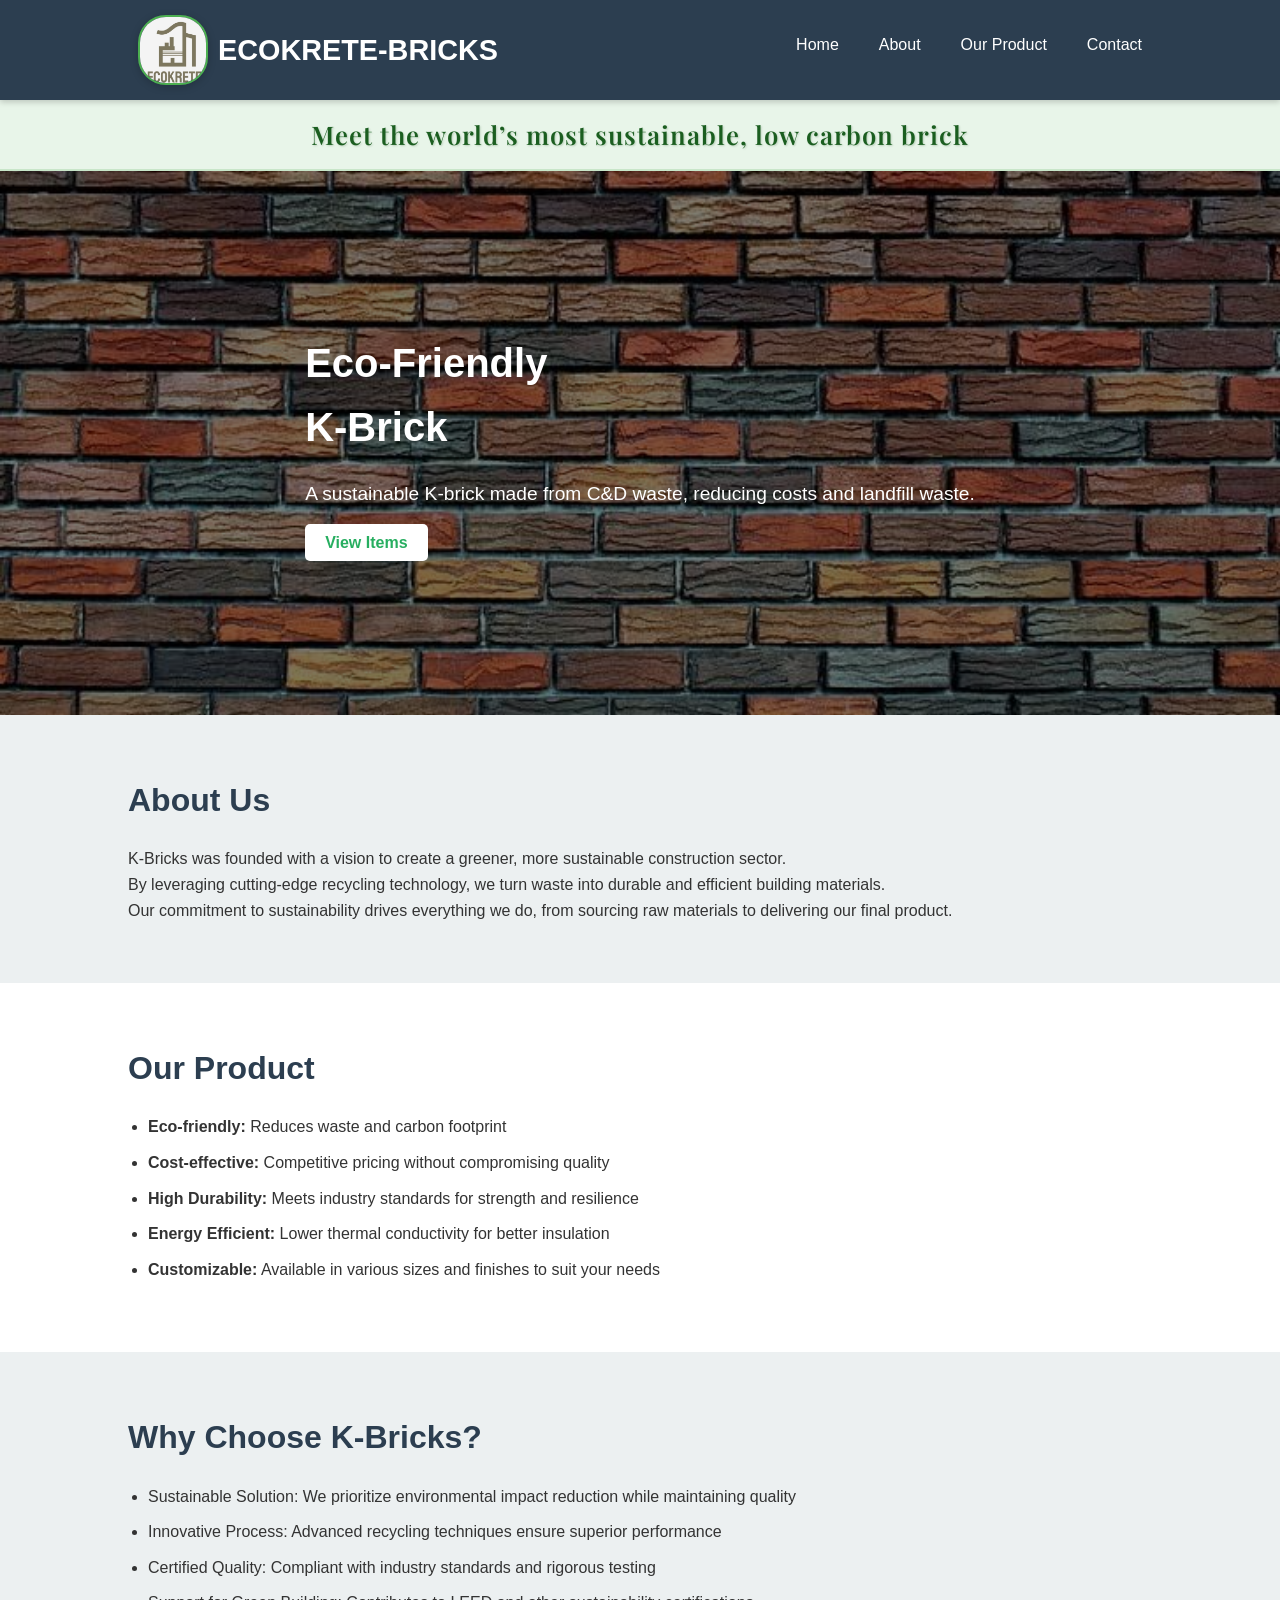
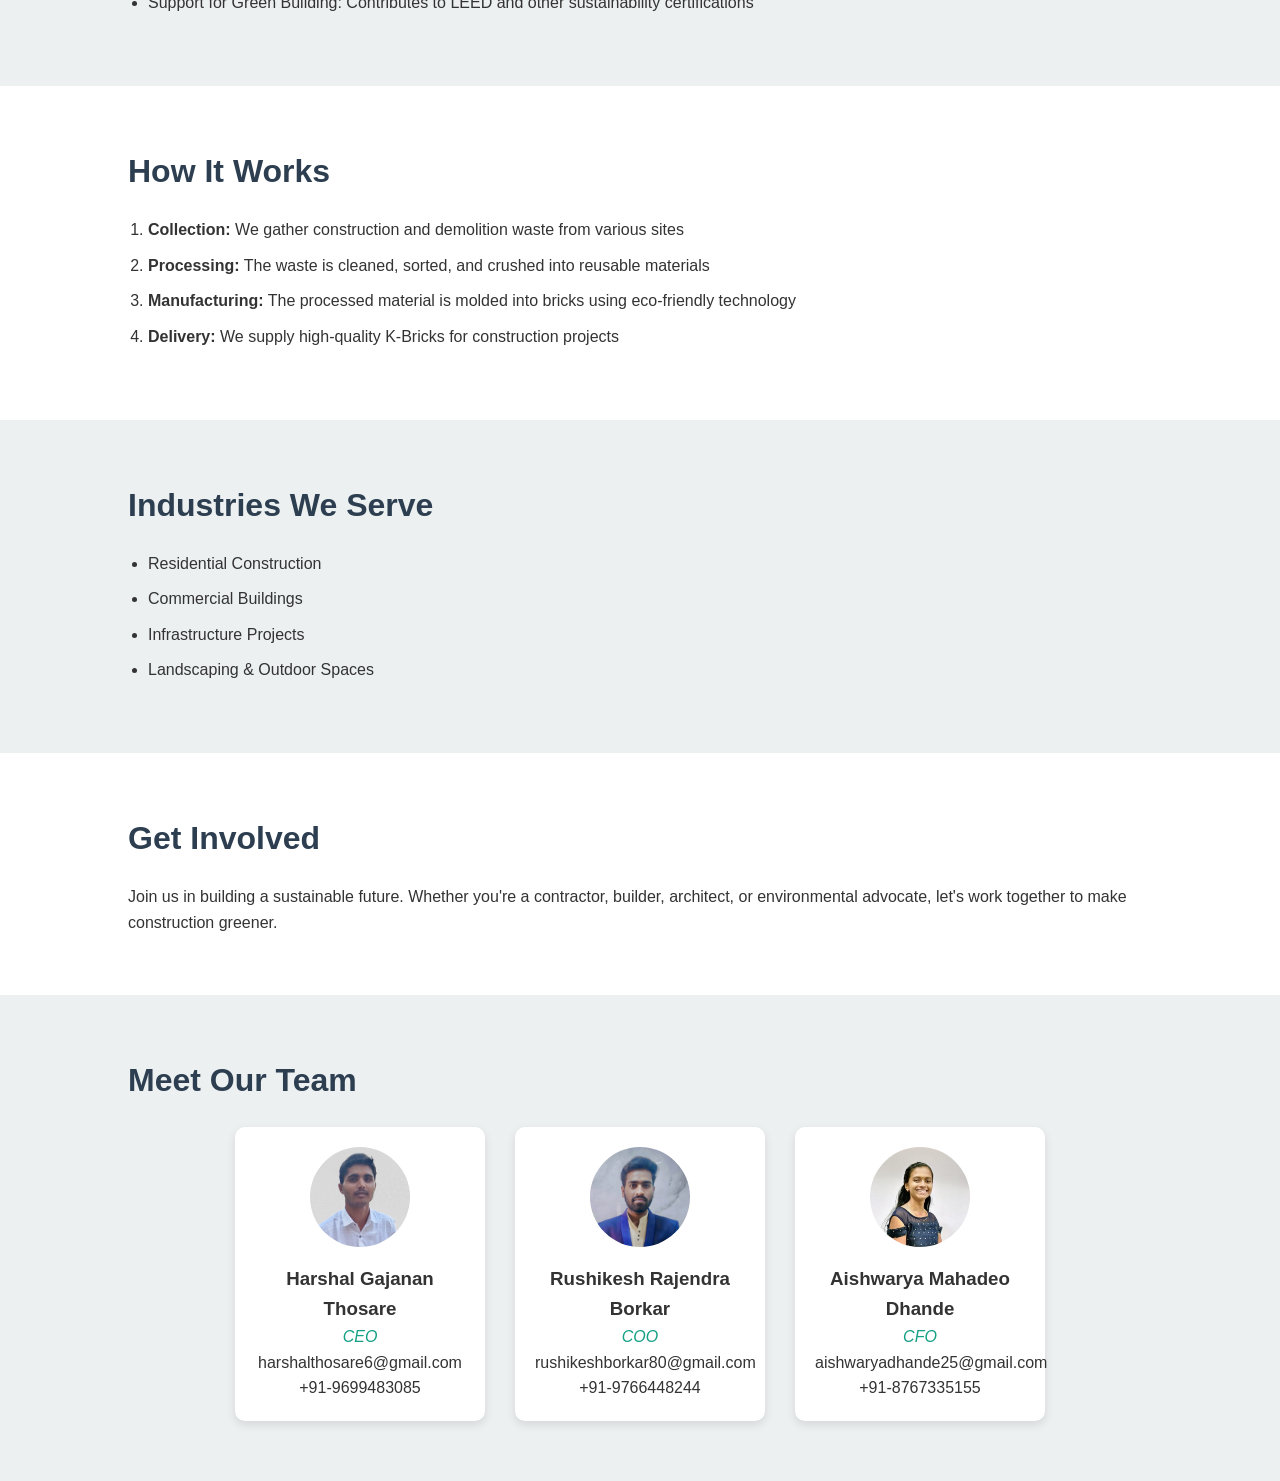
<file: index.html>
<!DOCTYPE html>
<html lang="en">
<head>
    <meta charset="UTF-8">
    <meta name="viewport" content="width=device-width, initial-scale=1.0">
    <title>K-Bricks - Sustainable Construction</title>
    <link rel="stylesheet" href="style.css">
</head>
<body>
    <header>
    <div class="logo">
        <img src="logo.jpeg" alt="K-Bricks Logo" class="circular-logo"> ECOKRETE-BRICKS
    </div>
    <nav>
        <div class="menu-toggle" id="mobile-menu">&#9776;</div>
        <ul class="nav-links" id="nav-links">
            <li><a href="#hero">Home</a></li>
            <li><a href="#about">About</a></li>
            <li><a href="#products">Our Product</a></li>
            <li><a href="#contacts">Contact</a></li>
        </ul>
    </nav>
</header>


	
	<div class="top-slogan">
    	Meet the world’s most sustainable, low carbon brick
	</div>

    <section class="hero" id="hero">
    <div class="hero-content">
        <div class="text-content">
            <h1>Eco-Friendly <br> K-Brick</h1>
            <p>A sustainable K-brick made from C&D waste, reducing costs and landfill waste.</p>
            <a href="items.html" class="learn-btn" target="_blank">View Items</a>
        </div>
    </div>
	</section>

    <section class="about" id="about">
        <h2>About Us</h2>
        <p>K-Bricks was founded with a vision to create a greener, more sustainable construction sector. </p><p>By leveraging cutting-edge recycling technology, we turn waste into durable and efficient building materials. </p><p>Our commitment to sustainability drives everything we do, from sourcing raw materials to delivering our final product.</p>
    </section>

    <section class="product" id="products">
        <h2>Our Product</h2>
        <ul>
            <li><strong>Eco-friendly:</strong> Reduces waste and carbon footprint</li>
            <li><strong>Cost-effective:</strong> Competitive pricing without compromising quality</li>
            <li><strong>High Durability:</strong> Meets industry standards for strength and resilience</li>
            <li><strong>Energy Efficient:</strong> Lower thermal conductivity for better insulation</li>
            <li><strong>Customizable:</strong> Available in various sizes and finishes to suit your needs</li>
        </ul>
    </section>

    <section class="why" id="why">
        <h2>Why Choose K-Bricks?</h2>
        <ul>
            <li>Sustainable Solution: We prioritize environmental impact reduction while maintaining quality</li>
            <li>Innovative Process: Advanced recycling techniques ensure superior performance</li>
            <li>Certified Quality: Compliant with industry standards and rigorous testing</li>
            <li>Support for Green Building: Contributes to LEED and other sustainability certifications</li>
        </ul>
    </section>

    <section class="how-it-works">
        <h2>How It Works</h2>
        <ol>
            <li><strong>Collection:</strong> We gather construction and demolition waste from various sites</li>
            <li><strong>Processing:</strong> The waste is cleaned, sorted, and crushed into reusable materials</li>
            <li><strong>Manufacturing:</strong> The processed material is molded into bricks using eco-friendly technology</li>
            <li><strong>Delivery:</strong> We supply high-quality K-Bricks for construction projects</li>
        </ol>
    </section>

    <section class="industries">
        <h2>Industries We Serve</h2>
        <ul>
            <li>Residential Construction</li>
            <li>Commercial Buildings</li>
            <li>Infrastructure Projects</li>
            <li>Landscaping & Outdoor Spaces</li>
        </ul>
    </section>


    <section class="get-involved">
        <h2>Get Involved</h2>
        <p>Join us in building a sustainable future. Whether you're a contractor, builder, architect, or environmental advocate, let's work together to make construction greener.</p>
    </section>



    <section class="team" id="contacts">
        <h2>Meet Our Team</h2>
        <div class="team-members">
            <div class="member">
                <img src="harshal.jpeg" alt="">
                <h3>Harshal Gajanan Thosare</h3>
                <p class="role"> CEO</p>
                <p> harshalthosare6@gmail.com</p>
                <p>+91-9699483085</p>
            </div>
            <div class="member">
                <img src="rushikesh.jpeg" alt="">
                <h3> Rushikesh Rajendra Borkar</h3>
                <p class="role"> COO </p>
                <p> rushikeshborkar80@gmail.com</p>
                <p>+91-9766448244</p>
            </div>
            <div class="member">
                <img src="anu.jpeg" alt="">
                <h3> Aishwarya Mahadeo Dhande</h3>
                <p class="role">CFO</p>
                <p> aishwaryadhande25@gmail.com</p>
                <p>+91-8767335155</p>
            </div>
        </div>
    </section>

    

    <!-- <section class="contact" id="contacts">
    <footer>
        <h2>Contact Us</h2>
        <p>Ready to make a sustainable choice? Get in touch today!</p>
        <p>Email: [Your Email]</p>
        <p>Phone: [Your Contact Number]</p>
        <p>Address: [Your Business Address]</p>
        <p>Follow us on social media: [Social Media Links]</p>
        <p>&copy; 2025 K-Bricks. All Rights Reserved.</p>
    </footer>
</section> -->
<script>
    const menuToggle = document.getElementById('mobile-menu');
    const navLinks = document.getElementById('nav-links');

    menuToggle.addEventListener('click', () => {
        navLinks.classList.toggle('active');
    });
</script>
	
</body>
</html>
</file>
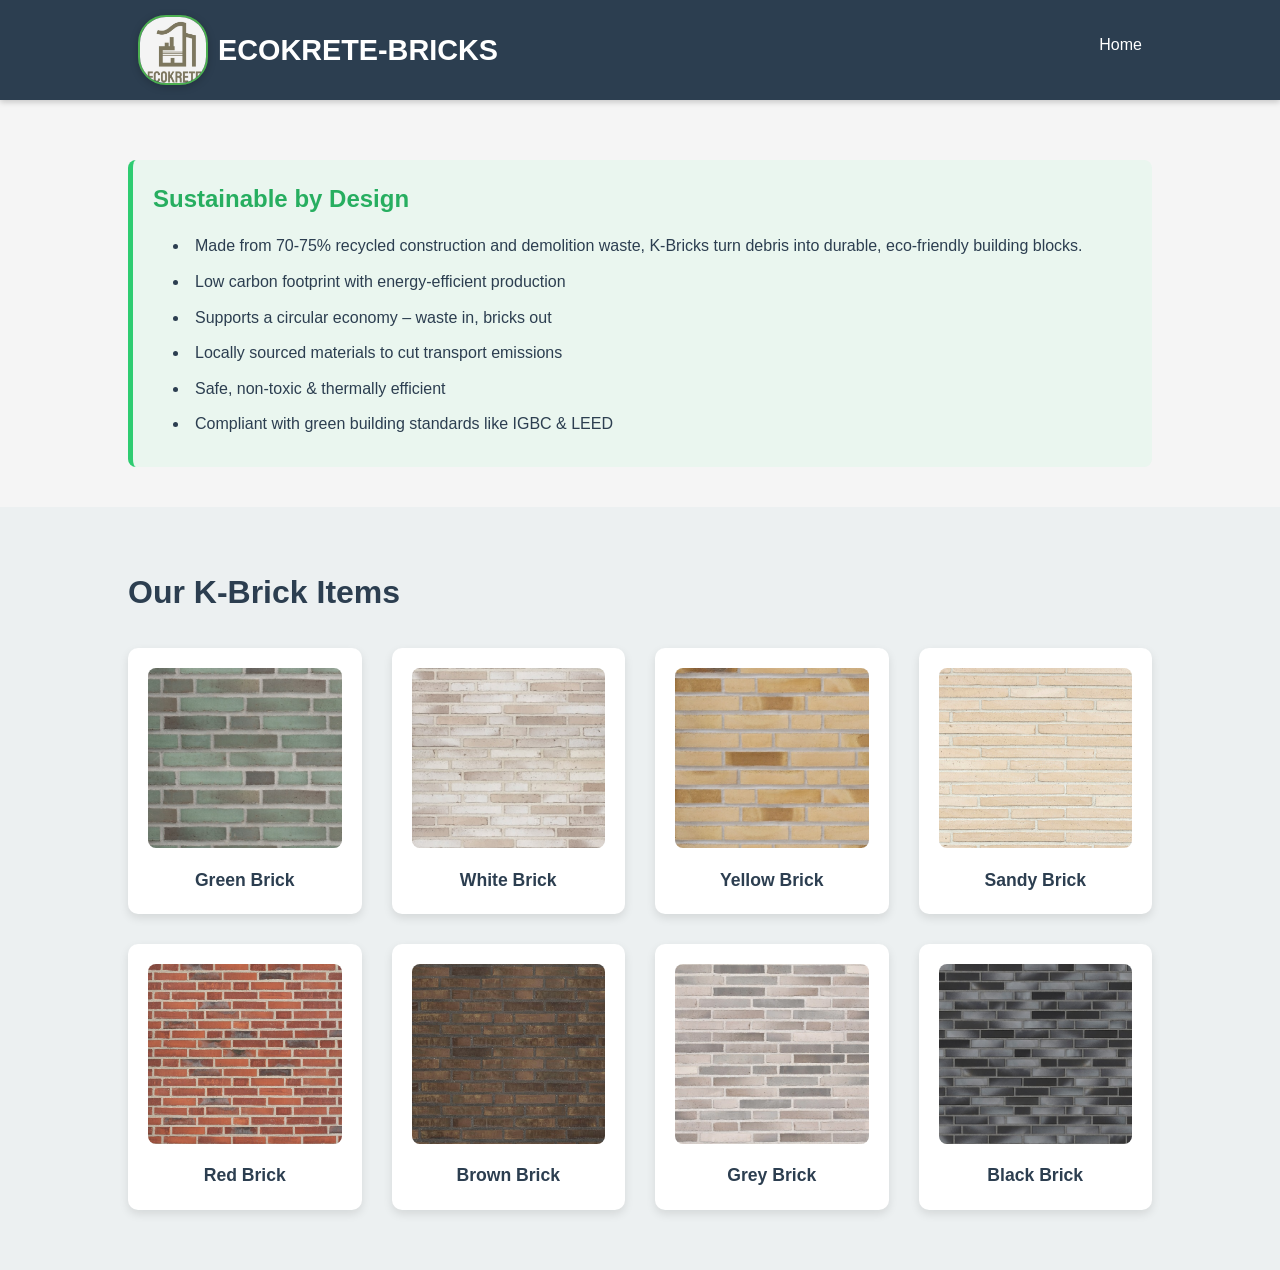
<file: items.html>
<!DOCTYPE html>
<html lang="en">
<head>
    <meta charset="UTF-8">
    <meta name="viewport" content="width=device-width, initial-scale=1.0">
    <title>K-Bricks Items</title>
    <link rel="stylesheet" href="style.css">
    <style>
        .items-section {
            padding: 60px 10%;
            background-color: #f9f9f9;
        }

        .items-grid {
            display: grid;
            grid-template-columns: repeat(auto-fit, minmax(220px, 1fr));
            gap: 30px;
            margin-top: 30px;
        }

        .item-card {
            background-color: #fff;
            border-radius: 10px;
            box-shadow: 0 4px 10px rgba(0, 0, 0, 0.1);
            text-align: center;
            padding: 20px;
            transition: transform 0.3s ease;
        }

        .item-card:hover {
            transform: translateY(-5px);
        }

        .item-card img {
            width: 100%;
            height: 180px;
            object-fit: cover;
            border-radius: 8px;
            margin-bottom: 10px;
        }
	img {
    max-width: 100%;
    height: auto;
}

        .item-name {
            font-size: 1.1em;
            font-weight: 600;
            color: #2c3e50;
        }
	
	.slogan-section {
    margin: 60px 10% 40px;
    padding: 20px;
    background-color: #eaf6ef;
    border-left: 5px solid #2ecc71;
    border-radius: 8px;
}

.slogan-section h2 {
    color: #27ae60;
    margin-bottom: 15px;
    font-size: 1.5em;
}

.slogan-section ul {
    list-style: disc inside;
    line-height: 1.6;
    color: #2c3e50;
}

.circular-logo {
    height: 70px;
    width: 70px;
    border-radius: 40%;
    object-fit: cover;
    border: 2px solid #4CAF50;
    box-shadow: 0 2px 8px rgba(0, 0, 0, 0.2);
    margin-left: 10px;
    vertical-align: middle;
}
    </style>
</head>
<body>
    <header>
        <div class="logo">
            <img src="logo.jpeg" alt="K-Bricks Logo" class="circular-logo">ECOKRETE-BRICKS
        </div>
	<nav>
            <ul>
                <li><a href="index.html" >Home</a></li>
            </ul>
        </nav>
    </header>
	<section class="slogan-section">
    <h2>Sustainable by Design</h2>
    <ul>
        <li>Made from 70-75% recycled construction and demolition waste, K-Bricks turn debris into durable, eco-friendly building blocks.</li>
        <li>Low carbon footprint with energy-efficient production</li>
        <li>Supports a circular economy – waste in, bricks out</li>
        <li>Locally sourced materials to cut transport emissions</li>
        <li>Safe, non-toxic & thermally efficient</li>
        <li>Compliant with green building standards like IGBC & LEED</li>
    </ul>
	</section>

    <section class="items-section">
        <h2>Our K-Brick Items</h2>
        <div class="items-grid">
            <div class="item-card">
                <img src="p1.jpeg" alt="Standard Eco Brick">
                <p class="item-name">Green Brick</p>
            </div>
            <div class="item-card">
                <img src="p2.jpeg" alt="Insulated Green Brick">
                <p class="item-name">White Brick</p>
            </div>
            <div class="item-card">
                <img src="p3.jpeg" alt="Urban Finish Brick">
                <p class="item-name">Yellow Brick</p>
            </div>
            <div class="item-card">
                <img src="p4.jpeg" alt="High Strength Brick">
                <p class="item-name">Sandy Brick</p>
            </div>
            <div class="item-card">
                <img src="p5.jpeg" alt="Decorative EarthTone Brick">
                <p class="item-name">Red Brick</p>
            </div>
		<div class="item-card">
                <img src="p6.jpeg" alt="Decorative EarthTone Brick">
                <p class="item-name">Brown Brick</p>
            </div>
		<div class="item-card">
                <img src="p7.jpeg" alt="Decorative EarthTone Brick">
                <p class="item-name">Grey Brick</p>
            </div>
		<div class="item-card">
                <img src="p8.jpeg" alt="Decorative EarthTone Brick">
                <p class="item-name">Black Brick</p>
            </div>
        </div>
    </section>
</body>
</html>
</file>
<file: style.css>
/* Global Styles */
@import url('https://fonts.googleapis.com/css2?family=Playfair+Display:wght@600&display=swap');

/* Hamburger Icon */
.menu-toggle {
    display: none;
    font-size: 2rem;
    cursor: pointer;
    color: white;
}

/* Mobile Nav */
@media (max-width: 768px) {
    nav {
        position: relative;
    }

    .menu-toggle {
        display: block;
    }

    .nav-links {
        display: none;
        flex-direction: column;
        background-color: #2c3e50;
        position: absolute;
        top: 60px;
        right: 10%;
        width: 200px;
        border-radius: 5px;
        box-shadow: 0 2px 8px rgba(0,0,0,0.2);
        z-index: 1001;
    }

    .nav-links.active {
        display: flex;
    }

    .nav-links li {
        padding: 15px;
        text-align: center;
        border-bottom: 1px solid #1abc9c;
    }

    .nav-links li:last-child {
        border-bottom: none;
    }

    nav ul {
        gap: 0;
    }

    /* Additional Adjustments for Mobile */
    .logo {
        font-size: 1.5em;
        justify-content: center;
        width: 100%;
        text-align: center;
    }

    .circular-logo {
        margin: 0 auto;
    }

    section {
        padding: 40px 5%;
    }

    .hero-content {
        flex-direction: column;
        padding: 20px;
        text-align: center;
    }

    .text-content h1 {
        font-size: 1.8rem;
    }

    .team-members {
        flex-direction: column;
        align-items: center;
    }

    .member img {
        width: 150px;
        height: 150px;
    }

    .hero {
        padding: 80px 10%;
    }

    /* Nav styling */
    nav ul {
        flex-direction: column;
        width: 100%;
        gap: 10px;
        padding-top: 10px;
    }
}

/* General Styles */
* {
    margin: 0;
    padding: 0;
    box-sizing: border-box;
    font-family: 'Segoe UI', Tahoma, Geneva, Verdana, sans-serif;
    scroll-behavior: smooth;
}

body {
    background-color: #f5f5f5;
    color: #333;
    line-height: 1.6;
}

img {
    max-width: 100%;
    height: auto;
}

header {
    display: flex;
    justify-content: space-between;
    align-items: center;
    padding: 15px 10%;
    background-color: #2c3e50;
    color: #fff;
    position: sticky;
    top: 0;
    z-index: 1000;
    box-shadow: 0 2px 6px rgba(0,0,0,0.2);
}

.logo {
    font-size: 1.8em;
    font-weight: bold;
    display: flex;
    align-items: center;
    gap: 10px;
}

nav ul {
    list-style: none;
    display: flex;
    gap: 20px;
}

nav ul li a {
    color: #fff;
    text-decoration: none;
    font-weight: 500;
    padding: 5px 10px;
    transition: background 0.3s, color 0.3s;
}

nav ul li a:hover {
    background-color: #1abc9c;
    color: #fff;
    border-radius: 4px;
}

.hero {
    background-image: url('background.jpeg');
    background-size: cover;
    background-position: center;
    background-repeat: no-repeat;
    padding: 100px 10%;
    color: white;
    position: relative;
    display: flex;
    align-items: center;
    justify-content: center;
}

.hero::before {
    content: "";
    position: absolute;
    top: 0; left: 0;
    width: 100%; height: 100%;
    background-color: rgba(0, 0, 0, 0.5);
    z-index: 1;
}

.hero-content {
    position: relative;
    z-index: 2;
    display: flex;
    align-items: center;
    gap: 40px;
    flex-wrap: wrap;
    text-align: left;
    padding: 60px;
}

.text-content h1 {
    font-size: 2.5em;
    margin-bottom: 20px;
}

.text-content p {
    font-size: 1.2em;
    margin-bottom: 20px;
}

.learn-btn {
    background-color: #fff;
    color: #27ae60;
    padding: 10px 20px;
    font-weight: bold;
    border-radius: 5px;
    text-decoration: none;
    transition: background 0.3s, color 0.3s;
}

.learn-btn:hover {
    background-color: #1abc9c;
    color: white;
}

section {
    padding: 60px 10%;
    background-color: #fff;
}

section:nth-of-type(even) {
    background-color: #ecf0f1;
}

h2 {
    font-size: 2em;
    margin-bottom: 20px;
    color: #2c3e50;
}

ul, ol {
    padding-left: 20px;
}

li {
    margin-bottom: 10px;
}

.team-members {
    display: flex;
    flex-wrap: wrap;
    gap: 30px;
    justify-content: center;
}

.member {
    background-color: #ffffff;
    border-radius: 10px;
    box-shadow: 0 4px 10px rgba(0, 0, 0, 0.1);
    padding: 20px;
    text-align: center;
    width: 250px;
    transition: transform 0.3s ease;
}

.member:hover {
    transform: scale(1.05);
}

.member img {
    width: 100px;
    height: 100px;
    border-radius: 50%;
    object-fit: cover;
    margin-bottom: 10px;
}

.member .role {
    font-style: italic;
    color: #16a085;
}

footer {
    text-align: center;
    padding: 20px;
    background-color: #2c3e50;
    color: white;
}

.top-slogan {
    background-color: #e8f5e9;
    color: #1b5e20;
    text-align: center;
    padding: 14px 20px;
    font-size: 1.6rem;
    font-weight: 600;
    font-family: 'Playfair Display', serif;
    letter-spacing: 1px;
    text-shadow: 1px 1px 2px rgba(0, 64, 0, 0.2);
    border-bottom: 2px solid #c8e6c9;
}

.circular-logo {
    height: 70px;
    width: 70px;
    border-radius: 40%;
    object-fit: cover;
    border: 2px solid #4CAF50;
    box-shadow: 0 2px 8px rgba(0, 0, 0, 0.2);
    margin-left: 10px;
    vertical-align: middle;
}
</file>
